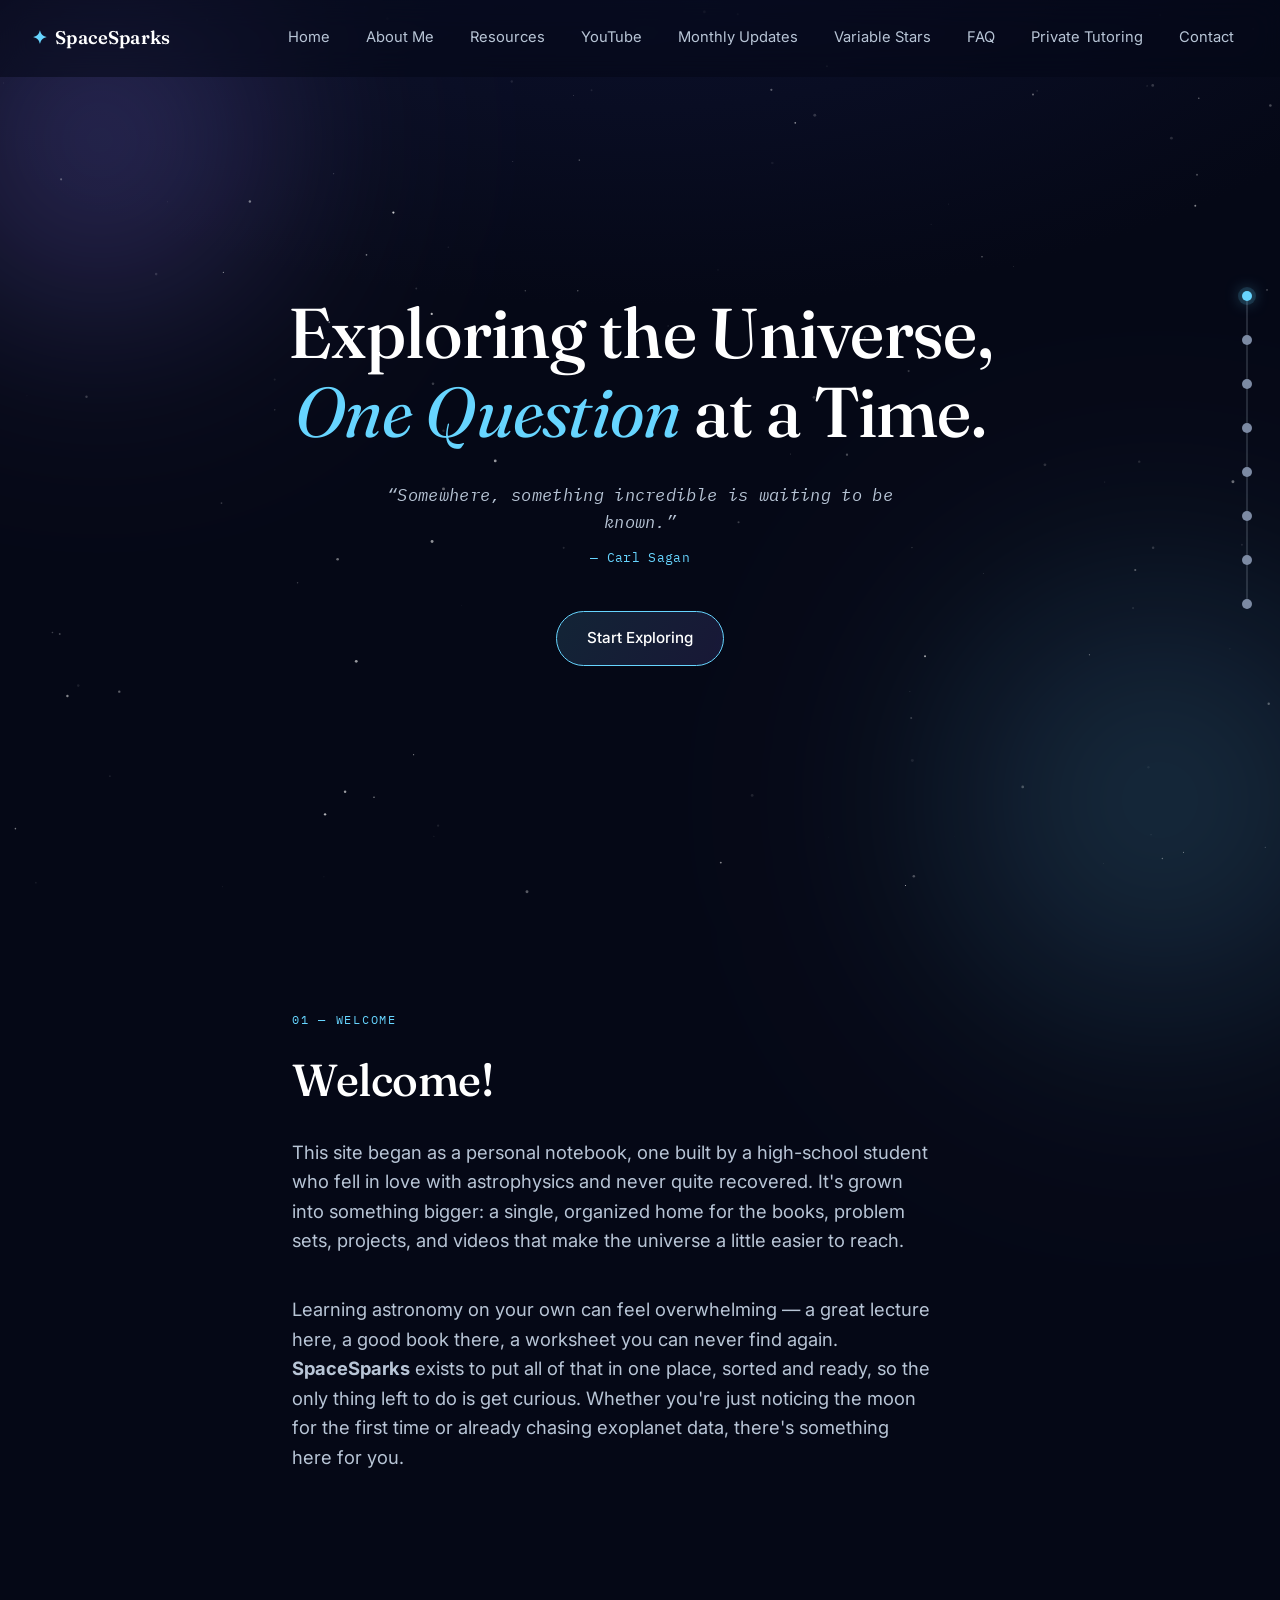
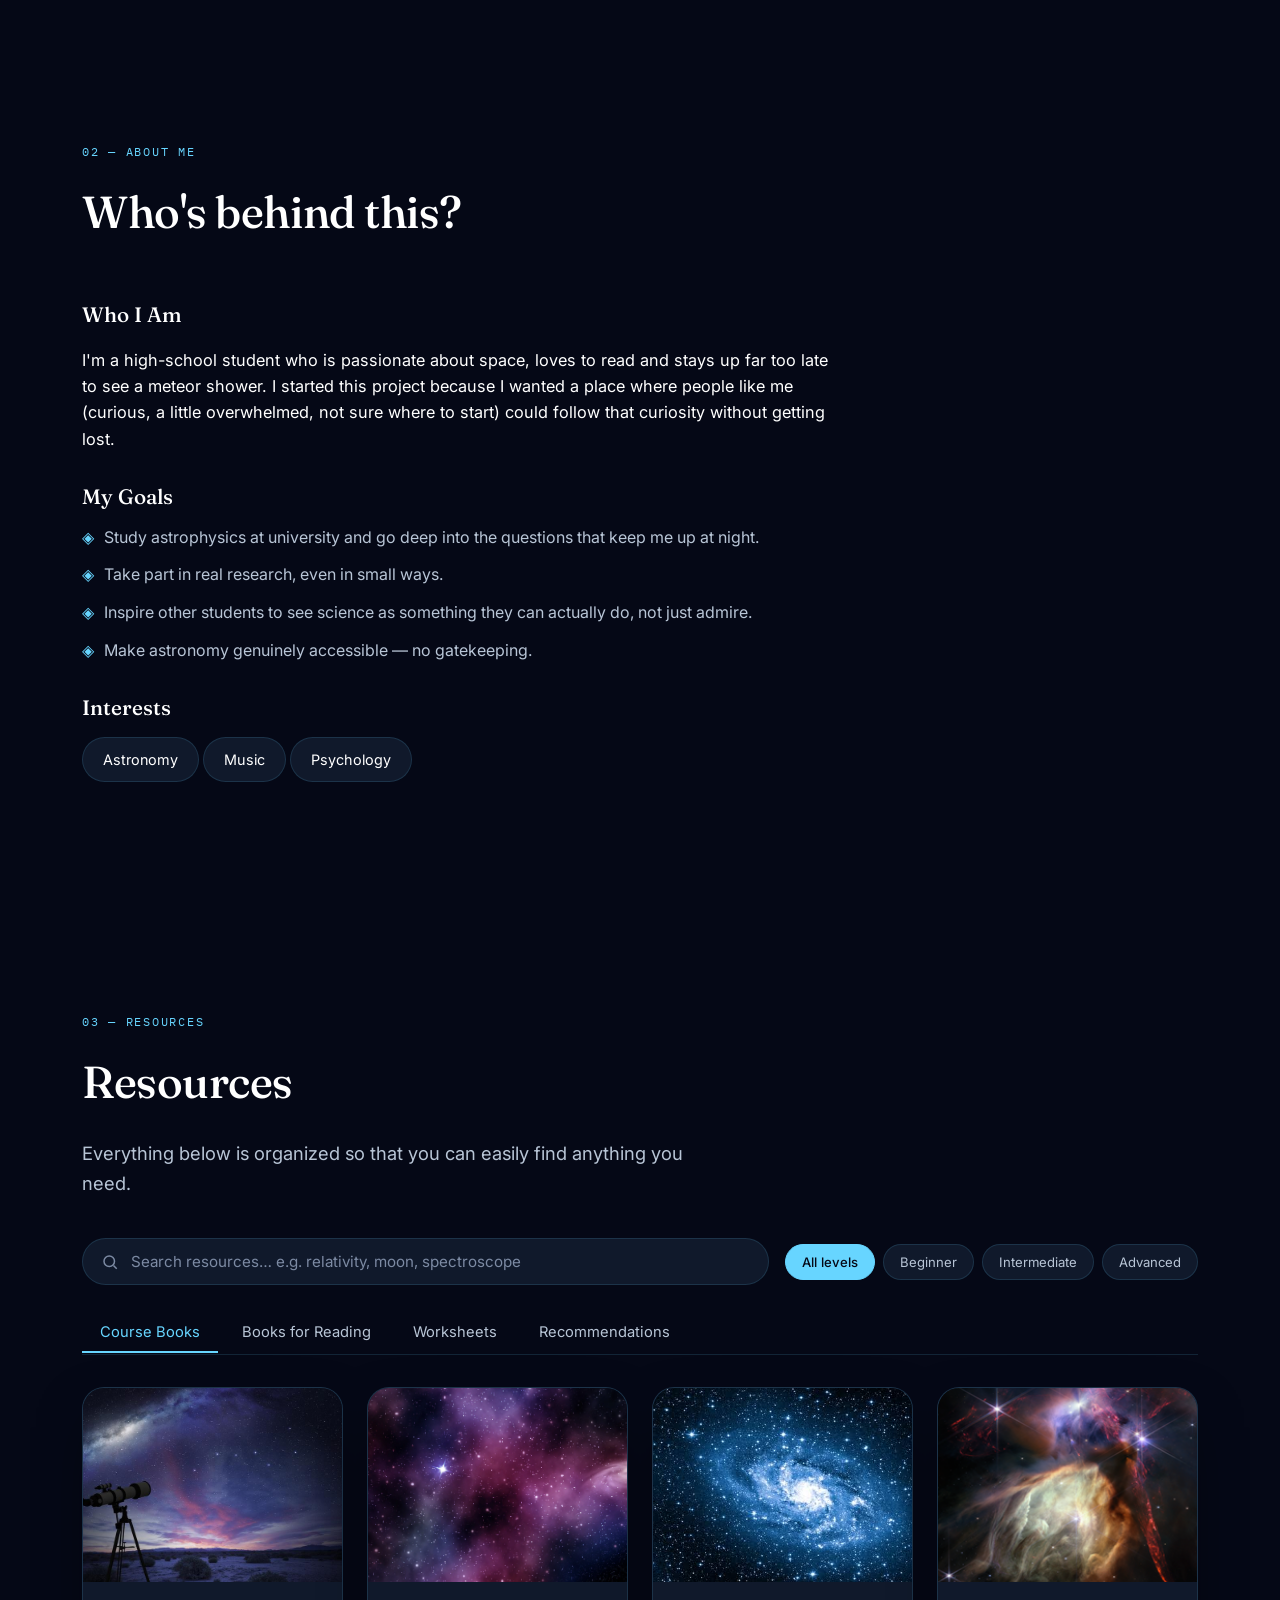
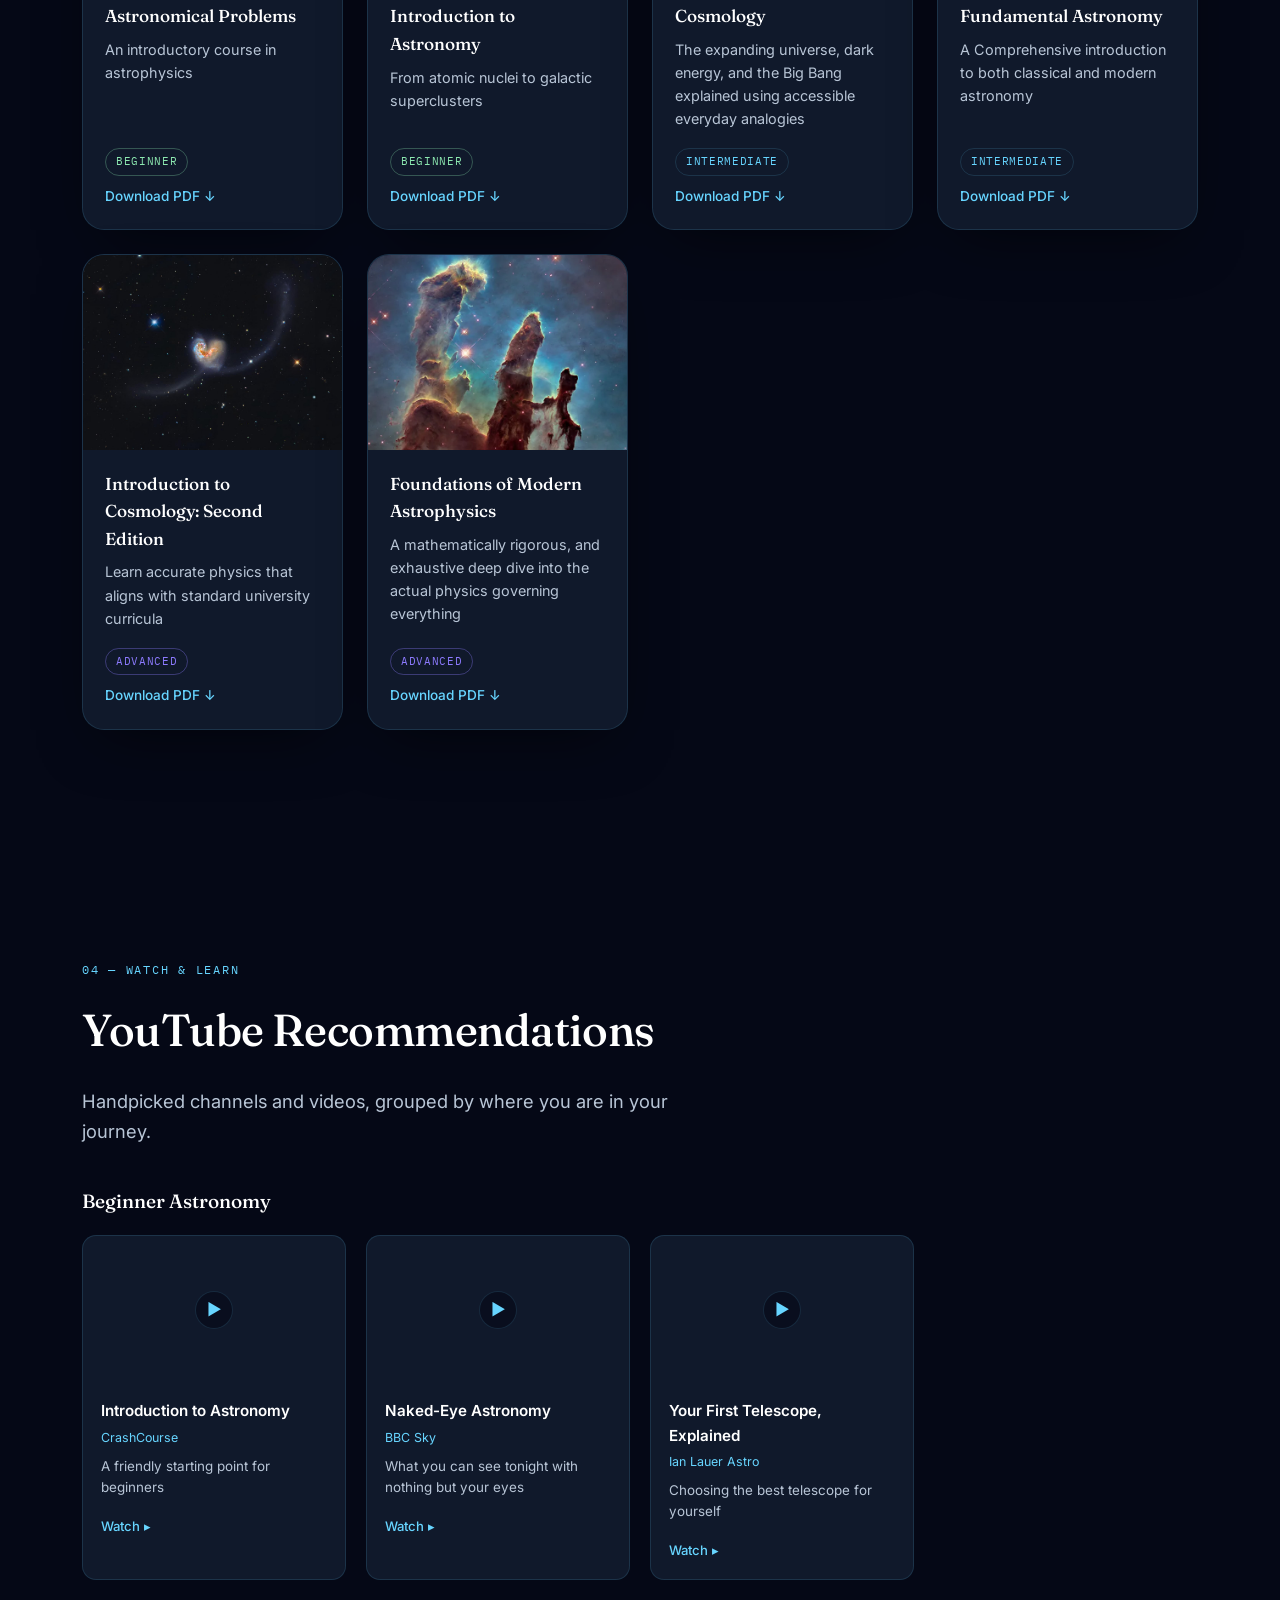
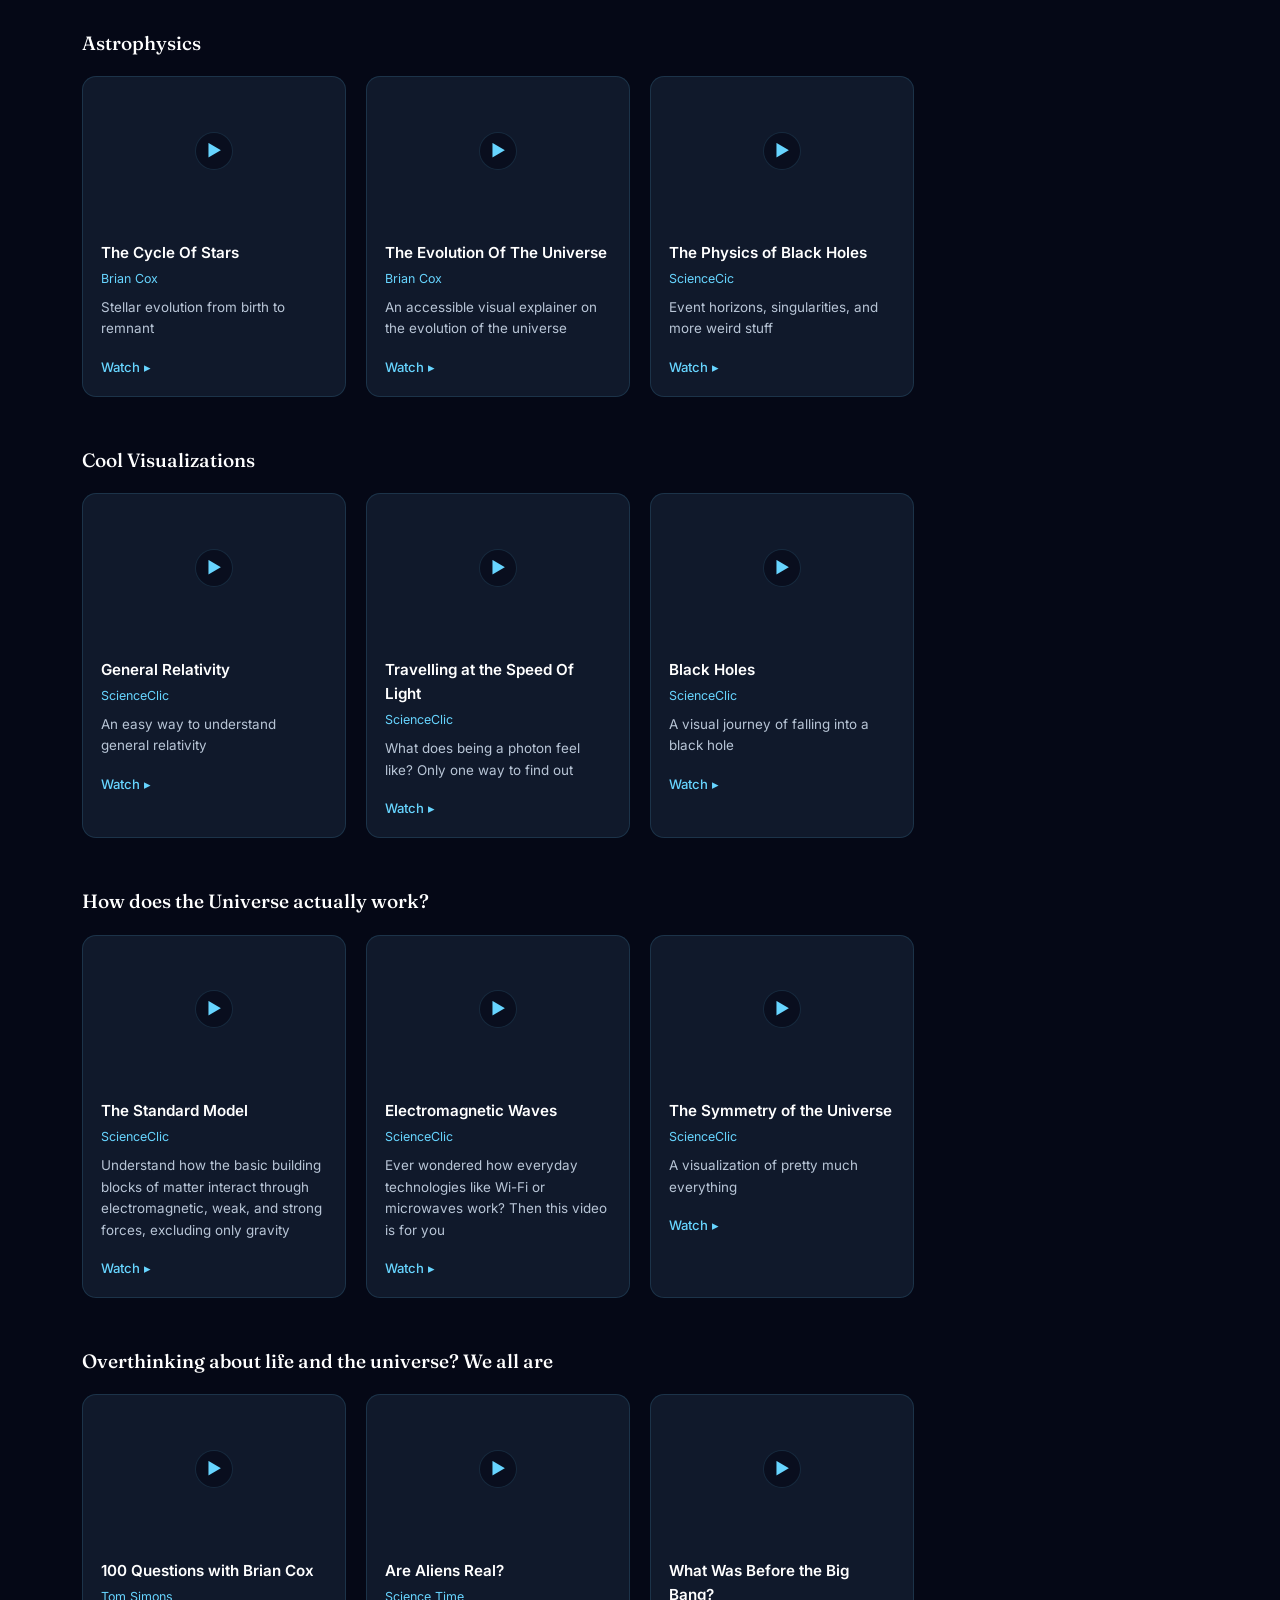
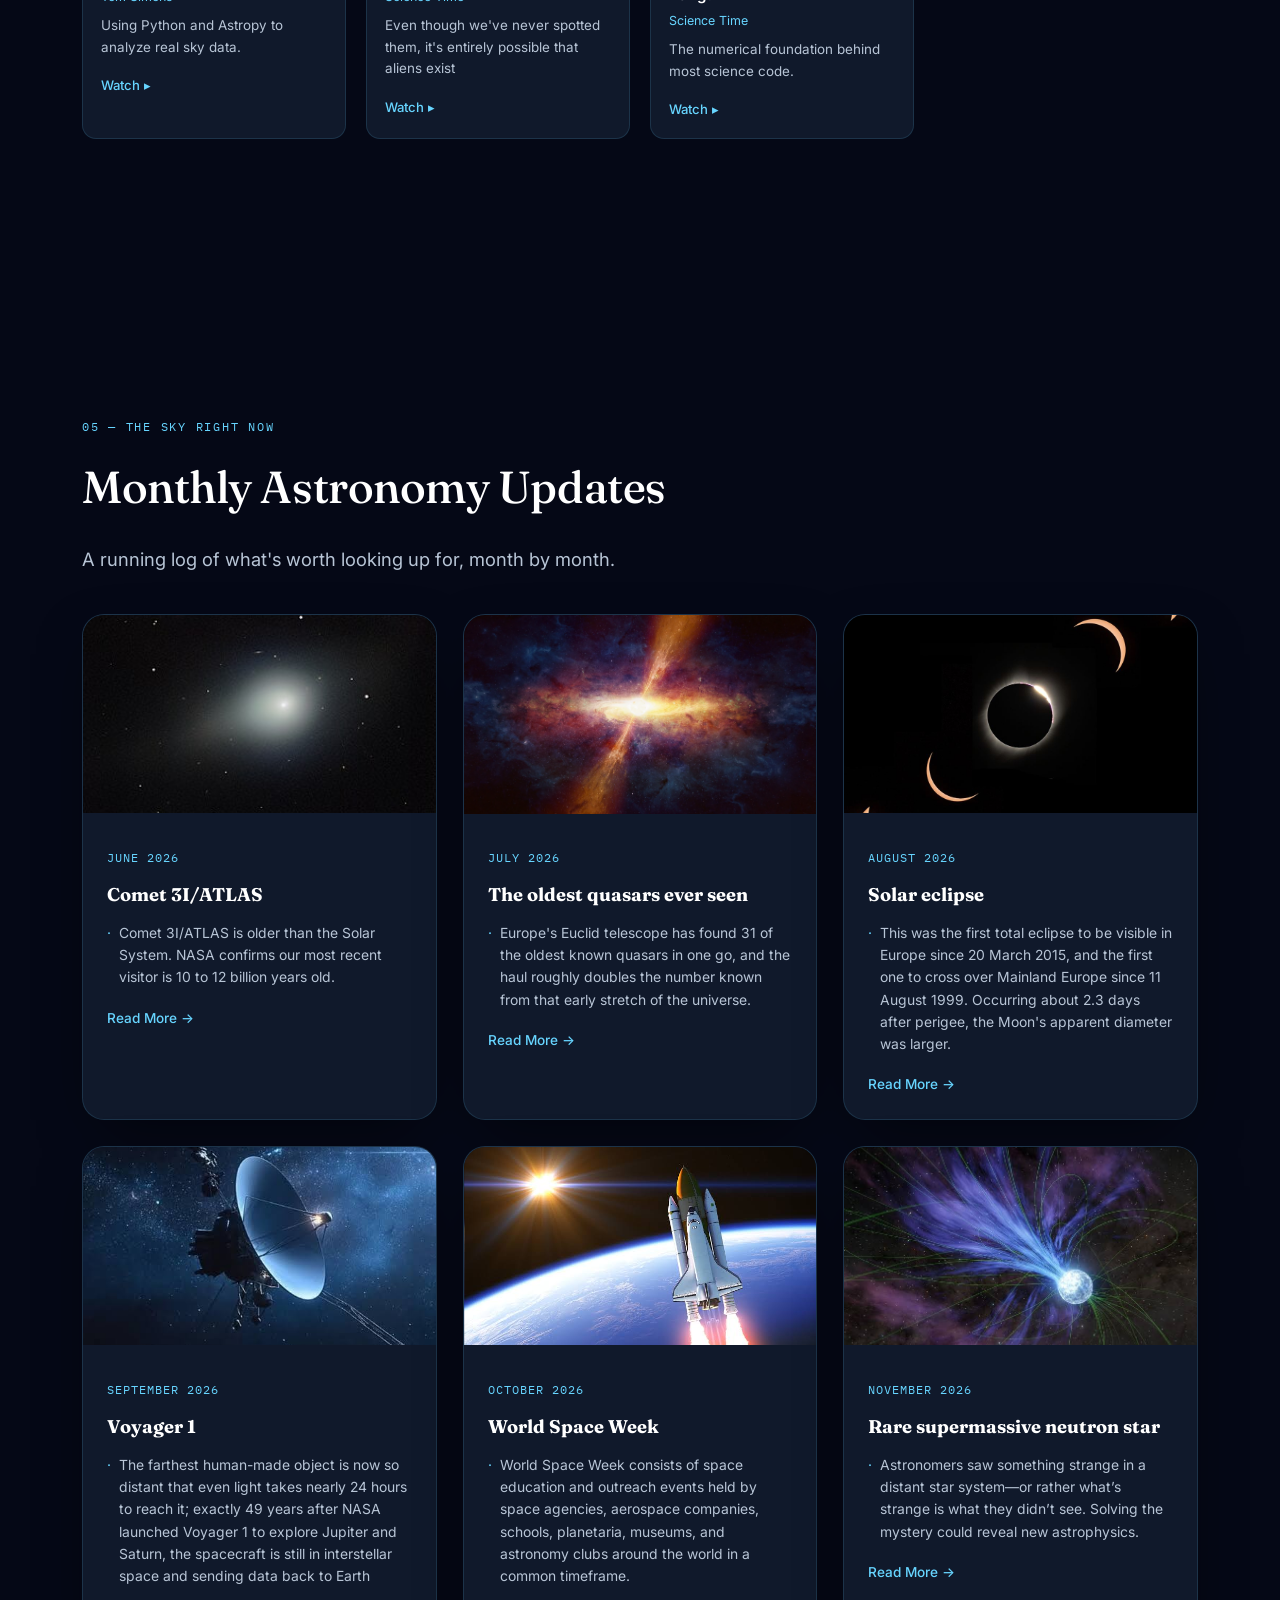
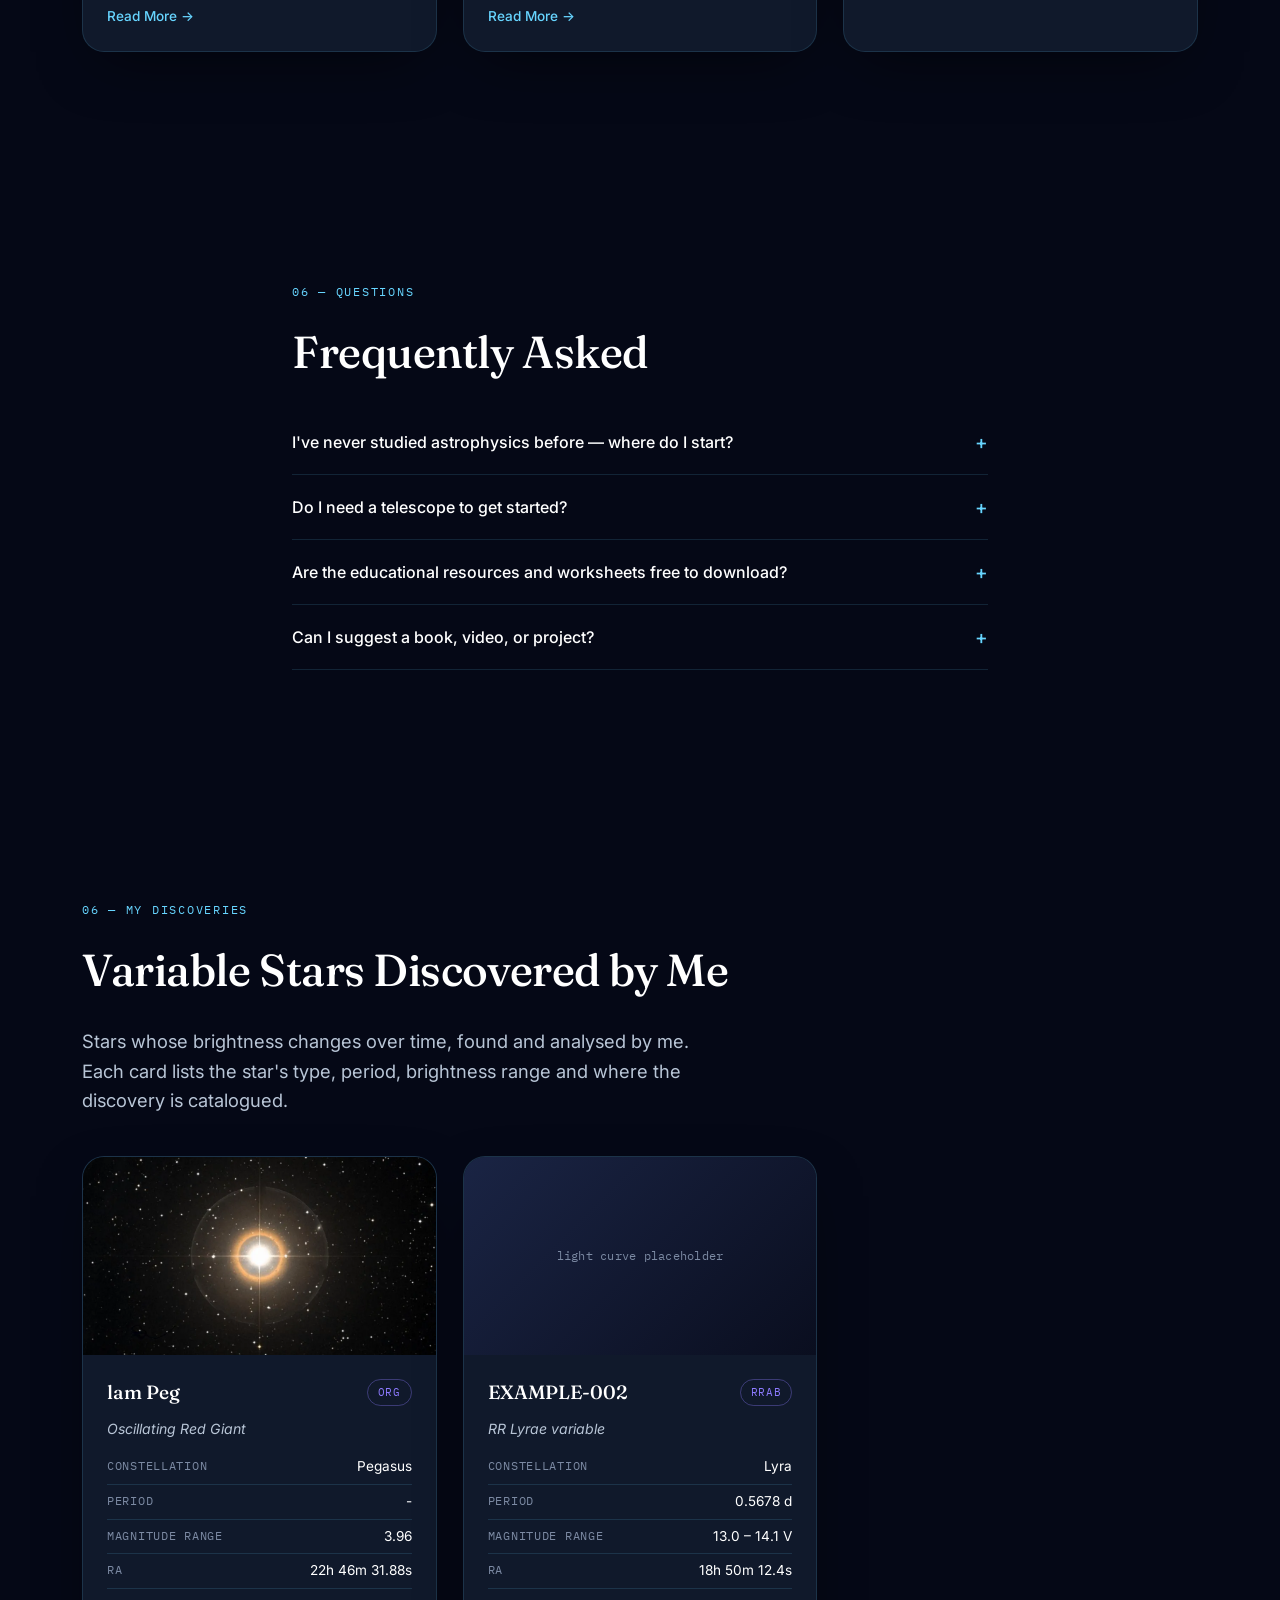
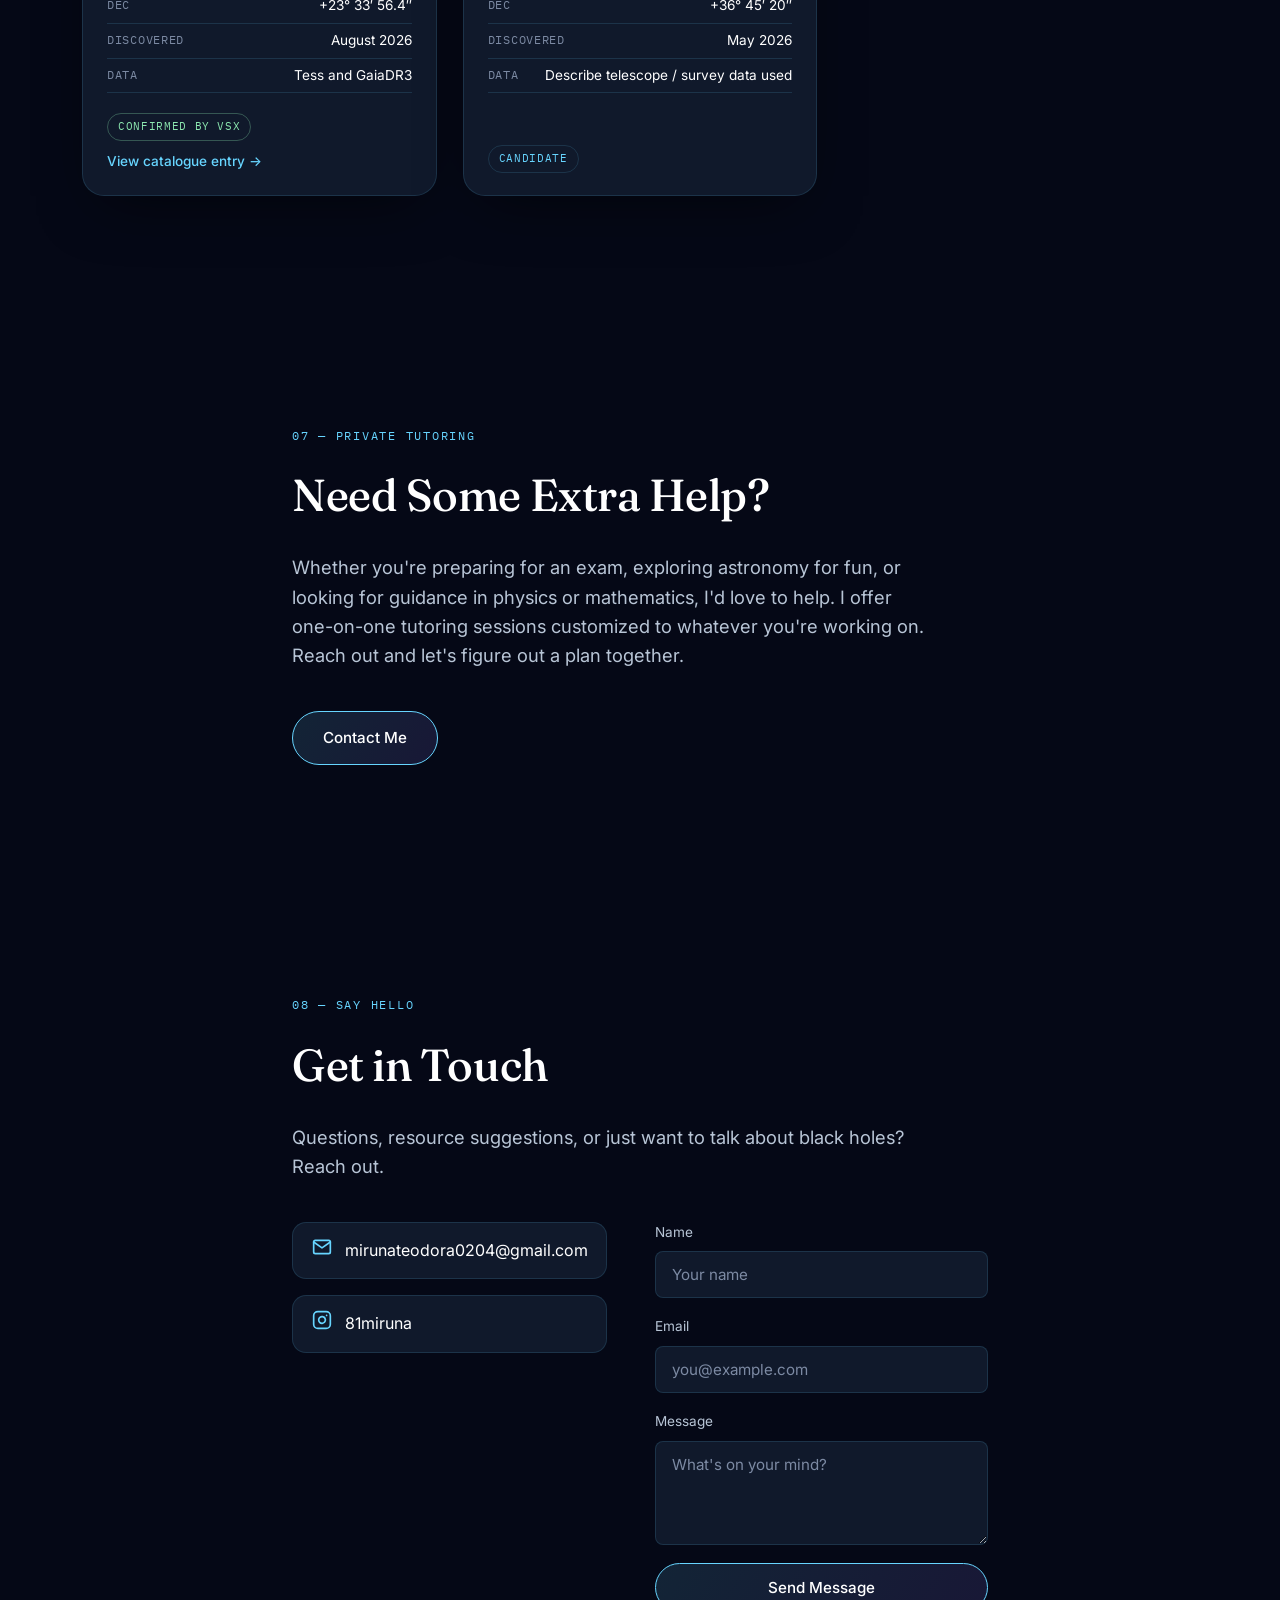
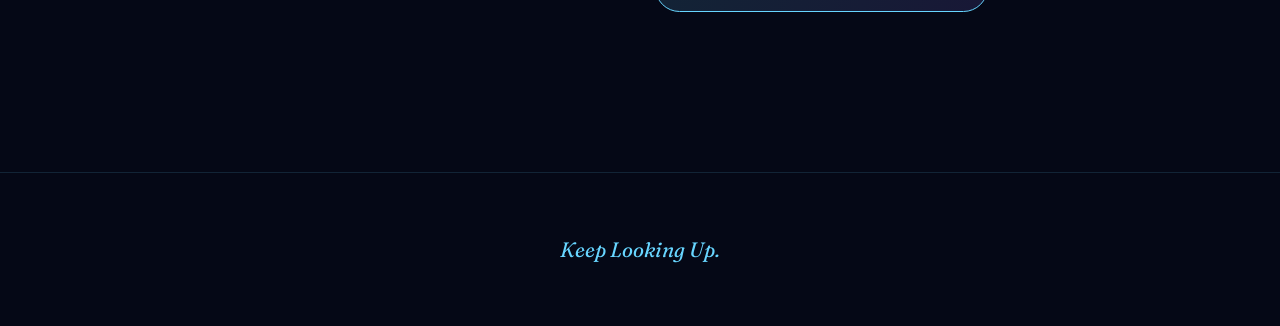
<file: index.html>
<!DOCTYPE html>
<html lang="en">
<head>
<meta charset="UTF-8">
<meta name="viewport" content="width=device-width, initial-scale=1.0">
<title>Exploring the Universe, One Question at a Time</title>
<meta name="description" content="A personal astronomy &amp; astrophysics learning hub — curated books, exercises, projects, videos and monthly sky updates for curious minds.">
<meta property="og:title" content="SpaceSparks — Exploring the Universe, One Question at a Time">
<meta property="og:description" content="A personal astronomy & astrophysics learning hub — handpicked books, worksheets, videos, and monthly sky updates for curious minds.">
<meta property="og:type" content="website">
<meta property="og:url" content="https://81miruna.github.io/Space/">
<meta property="og:image" content="https://81miruna.github.io/Space/og-image.jpg">
<meta name="twitter:card" content="summary_large_image">
<link rel="preconnect" href="https://fonts.googleapis.com">
<link rel="preconnect" href="https://fonts.gstatic.com" crossorigin>
<link href="https://fonts.googleapis.com/css2?family=Fraunces:ital,opsz,wght@0,9..144,300;0,9..144,500;0,9..144,600;1,9..144,400;1,9..144,500&family=Inter:wght@400;500;600&family=IBM+Plex+Mono:wght@400;500&display=swap" rel="stylesheet">

<link rel="stylesheet" href="styles.css">
</head>
<body>

<!-- ================= STARFIELD CANVAS ================= -->


<!-- ================= STARFIELD CANVAS ================= -->
<canvas id="starfield"></canvas>
<div class="nebula-glow nebula-1"></div>
<div class="nebula-glow nebula-2"></div>

<!-- ================= CONSTELLATION RAIL (signature element) ================= -->
<nav class="rail" aria-hidden="true">
  <svg class="rail-line" viewBox="0 0 2 100" preserveAspectRatio="none"><line x1="1" y1="0" x2="1" y2="100" /></svg>
  <button class="rail-dot" data-target="home" aria-label="Home"><span class="rail-label">Home</span></button>
  <button class="rail-dot" data-target="about" aria-label="About Me"><span class="rail-label">About Me</span></button>
  <button class="rail-dot" data-target="resources" aria-label="Resources"><span class="rail-label">Resources</span></button>
  <button class="rail-dot" data-target="youtube" aria-label="YouTube Recommendations"><span class="rail-label">YouTube</span></button>
  <button class="rail-dot" data-target="updates" aria-label="Monthly Astronomy Updates"><span class="rail-label">Monthly Updates</span></button>
  <button class="rail-dot" data-target="variable-stars" aria-label="Variable Stars Discovered by Me"><span class="rail-label">Variable Stars</span></button>
  <button class="rail-dot" data-target="tutoring" aria-label="Private Tutoring"><span class="rail-label">Tutoring</span></button>
  <button class="rail-dot" data-target="contact" aria-label="Contact"><span class="rail-label">Contact</span></button>
</nav>

<!-- ================= TOP NAVIGATION ================= -->
<header class="topnav" id="topnav">
  <a href="#home" class="brand">
    <span class="brand-mark">✦</span> SpaceSparks
  </a>
  <button class="nav-toggle" id="navToggle" aria-label="Open menu" aria-expanded="false">
    <span></span><span></span><span></span>
  </button>
  <ul class="nav-links" id="navLinks">
    <li><a href="#home" class="nav-link">Home</a></li>
    <li><a href="#about" class="nav-link">About Me</a></li>
    <li><a href="#resources" class="nav-link">Resources</a></li>
    <li><a href="#youtube" class="nav-link">YouTube</a></li>
    <li><a href="#updates" class="nav-link">Monthly Updates</a></li>
    <li><a href="#variable-stars" class="nav-link">Variable Stars</a></li>
    <li><a href="#faq" class="nav-link">FAQ</a></li>
    <li><a href="#tutoring" class="nav-link">Private Tutoring</a></li>
    <li><a href="#contact" class="nav-link">Contact</a></li>
   
  </ul>
</header>

<main>

<!-- ================= HOME / HERO ================= -->
<section id="home" class="hero">
  <div class="hero-inner">
    <h1 class="hero-title">Exploring the Universe,<br><em>One Question</em> at a Time.</h1>
    <blockquote id="heroQuote" class="hero-quote mono">
      <p class="quote-text"></p>
      <cite class="quote-author"></cite>
    </blockquote>
    <a href="#welcome" class="btn btn-primary" id="startExploring">Start Exploring</a>
  </div>
  
</section>

<!-- ================= WELCOME ================= -->
<section id="welcome" class="section welcome fade-section">
  <div class="container narrow">
    <p class="eyebrow mono">01 — welcome</p>
    <h2 class="section-title">Welcome!</h2>
    <p class="lead">
      This site began as a personal notebook, one built by a high-school student who fell in love
      with astrophysics and never quite recovered. It's grown into something bigger: a single, organized
      home for the books, problem sets, projects, and videos that make the universe a little easier to reach.
    </p>
   <p class="lead">
      Learning astronomy on your own can feel overwhelming — a great lecture here, a good book there, a worksheet
      you can never find again. <strong>SpaceSparks</strong> exists to put all of that in one place, sorted and
      ready, so the only thing left to do is get curious. Whether you're just noticing the moon for the first
      time or already chasing exoplanet data, there's something here for you.
    </p>
  </div>
</section>

<!-- ================= ABOUT ME ================= -->
<section id="about" class="section about fade-section">
  <div class="container">
    <p class="eyebrow mono">02 — about me</p>
    <h2 class="section-title">Who's behind this?</h2>

    <div class="about-grid">
      

      <div class="about-copy">
        <h3 class="sub-title">Who I Am</h3>
        <p class="body-text">
          I'm a high-school student who is passionate about space, loves to read and stays up far too late 
          to see a meteor shower. I started this project because I wanted a place where people like me 
          (curious, a little overwhelmed, not sure where to start) could follow that curiosity without getting lost.
        </p>

        <h3 class="sub-title">My Goals</h3>
        <ul class="goals-list">
          <li><span class="goal-icon">◈</span> Study astrophysics at university and go deep into the questions that keep me up at night.</li>
          <li><span class="goal-icon">◈</span> Take part in real research, even in small ways.</li>
          <li><span class="goal-icon">◈</span> Inspire other students to see science as something they can actually do, not just admire.</li>
          <li><span class="goal-icon">◈</span> Make astronomy genuinely accessible — no gatekeeping.</li>
        </ul>

        <h3 class="sub-title">Interests</h3>
        <div class="interest-cards">
          <a class="interest-card" href="https://astrobites.org/" target="_blank" rel="noopener"><span>Astronomy</span></a>
          <a class="interest-card" href="https://open.spotify.com/playlist/4v7LT1GHhqr9wpj6pRd0eS?si=41e9cadd6a004e98&pt=9d2623cac70a6fc5e50fc040d698d686" target="_blank" rel="noopener"><span>Music</span></a>
          <a class="interest-card" href="https://www.goodreads.com/shelf/show/psychology" target="_blank" rel="noopener"><span>Psychology</span></a>
        </div>
      </div>
    </div>
  </div>
</section>

<!-- ================= RESOURCES ================= -->
<section id="resources" class="section resources fade-section">
  <div class="container">
    <p class="eyebrow mono">03 — resources</p>
    <h2 class="section-title">Resources</h2>
    <p class="lead">Everything below is organized so that you can easily find anything you need.</p>

    <!-- search + filter -->
    <div class="resource-toolbar">
      <div class="search-wrap">
        <svg class="search-icon" viewBox="0 0 24 24" width="18" height="18" fill="none" stroke="currentColor" stroke-width="2"><circle cx="11" cy="11" r="7"/><line x1="21" y1="21" x2="16.65" y2="16.65"/></svg>
        <input type="text" id="resourceSearch" placeholder="Search resources… e.g. relativity, moon, spectroscope" aria-label="Search resources">
      </div>
      <div class="filter-wrap" role="group" aria-label="Filter by difficulty">
        <button class="filter-chip active" data-level="all">All levels</button>
        <button class="filter-chip" data-level="beginner">Beginner</button>
        <button class="filter-chip" data-level="intermediate">Intermediate</button>
        <button class="filter-chip" data-level="advanced">Advanced</button>
      </div>
    </div>

    <!-- Resource sub-nav -->
    <div class="resource-tabs" role="tablist">
      <button class="resource-tab active" data-tab="coursebooks" role="tab">Course Books</button>
      <button class="resource-tab" data-tab="reading" role="tab">Books for Reading</button>
      <button class="resource-tab" data-tab="exercises" role="tab">Worksheets</button>
      <button class="resource-tab" data-tab="recommendations" role="tab">Recommendations</button>
    </div>

    <!-- 1. Course Books -->
    <div class="resource-panel active" id="panel-coursebooks">
      <div class="card-grid" id="coursebooksGrid"></div>
    </div>

    <!-- 2. Books for Reading -->
    <div class="resource-panel" id="panel-reading">
      <div class="card-grid" id="readingGrid"></div>
    </div>

    <!-- 3. Exercises -->
    <div class="resource-panel" id="panel-exercises">
      <div class="accordion" id="exerciseAccordion"></div>
    </div>

    <!-- 4. Recommendations -->
<div class="resource-panel" id="panel-recommendations">
  <div class="card-grid" id="recommendationsGrid"></div>
</div>

    <p class="empty-state mono" id="resourceEmptyState" hidden>No resources match your search yet — try a different word.</p>
  </div>
</section>

<!-- ================= YOUTUBE ================= -->
<section id="youtube" class="section youtube fade-section">
  <div class="container">
    <p class="eyebrow mono">04 — watch &amp; learn</p>
    <h2 class="section-title">YouTube Recommendations</h2>
    <p class="lead">Handpicked channels and videos, grouped by where you are in your journey.</p>

    <div class="yt-categories" id="ytCategories"></div>
  </div>
</section>

<!-- ================= MONTHLY UPDATES ================= -->
<section id="updates" class="section updates fade-section">
  <div class="container">
    <p class="eyebrow mono">05 — the sky right now</p>
    <h2 class="section-title">Monthly Astronomy Updates</h2>
    <p class="lead">A running log of what's worth looking up for, month by month.</p>

    <div class="updates-grid" id="updatesGrid"></div>
  </div>
</section>

<!-- ================= FAQ ================= -->
<section id="faq" class="section faq fade-section">
  <div class="container narrow">
    <p class="eyebrow mono">06 — questions</p>
    <h2 class="section-title">Frequently Asked</h2>
    <div class="faq-list" id="faqList"></div>
  </div>
</section>

  <!-- ================= VARIABLE STARS ================= -->
<section id="variable-stars" class="section variable-stars fade-section">
  <div class="container">
    <p class="eyebrow mono">06 — my discoveries</p>
    <h2 class="section-title">Variable Stars Discovered by Me</h2>
    <p class="lead">
      Stars whose brightness changes over time, found and analysed by me. Each card lists
      the star's type, period, brightness range and where the discovery is catalogued.
    </p>

    <div class="vs-grid" id="variableStarsGrid"></div>
    <p class="empty-state mono" id="vsEmptyState" hidden>New discoveries coming soon — keep looking up.</p>
  </div>
</section>
   <!-- ================= PRIVATE TUTORING ================= -->
<section id="tutoring" class="section tutoring fade-section">
  <div class="container narrow">
    <p class="eyebrow mono">07 — private tutoring</p>
    <h2 class="section-title">Need Some Extra Help?</h2>
    <p class="lead">
      Whether you're preparing for an exam, exploring astronomy for fun, or looking for guidance in
      physics or mathematics, I'd love to help. I offer one-on-one tutoring sessions customized to
      whatever you're working on. Reach out and let's figure out a plan together.
    </p>
    <a href="#contact" class="btn btn-primary" id="tutoringContact" onclick="trackEvent('tutoring-contact-click')">Contact Me</a>
  </div>
</section>

<!-- ================= CONTACT ================= -->
<section id="contact" class="section contact fade-section">
  <div class="container narrow">
    <p class="eyebrow mono">08 — say hello</p>
    <h2 class="section-title">Get in Touch</h2>
    <p class="lead">Questions, resource suggestions, or just want to talk about black holes? Reach out.</p>

    <div class="contact-grid">
      <div class="contact-info">
  <a class="contact-item" href="mailto:mirunateodora0204@gmail.com">
    <span class="contact-icon">
      <svg viewBox="0 0 24 24" width="20" height="20" fill="none" stroke="currentColor" stroke-width="2" stroke-linecap="round" stroke-linejoin="round">
        <rect x="2" y="4" width="20" height="16" rx="2"/>
        <path d="m22 6-10 7L2 6"/>
      </svg>
    </span>
    mirunateodora0204@gmail.com
  </a>
  <a class="contact-item" href="https://instagram.com/81miruna" target="_blank" rel="noopener">
    <span class="contact-icon">
      <svg viewBox="0 0 24 24" width="20" height="20" fill="none" stroke="currentColor" stroke-width="2" stroke-linecap="round" stroke-linejoin="round">
        <rect x="2" y="2" width="20" height="20" rx="5"/>
        <path d="M16 11.37A4 4 0 1 1 12.63 8 4 4 0 0 1 16 11.37z"/>
        <line x1="17.5" y1="6.5" x2="17.51" y2="6.5"/>
      </svg>
    </span>
    81miruna
  </a>
</div>

      <form class="contact-form" id="contactForm">
        <label class="field">
          <span>Name</span>
          <input type="text" name="name" required placeholder="Your name">
        </label>
        <label class="field">
          <span>Email</span>
          <input type="email" name="email" required placeholder="you@example.com">
        </label>
        <label class="field">
          <span>Message</span>
          <textarea name="message" rows="4" required placeholder="What's on your mind?"></textarea>
        </label>
        <button type="submit" class="btn btn-primary full-width">Send Message</button>
        <p class="form-status mono" id="formStatus" role="status"></p>
      </form>
    </div>
  </div>
</section>

 

</main>

<footer class="site-footer">
  <p class="footer-tagline">Keep Looking Up.</p>
</footer>

<button class="back-to-top" id="backToTop" aria-label="Back to top">↑</button>

<script data-goatcounter="https://miruna.goatcounter.com/count" async src="//gc.zgo.at/count.js"></script>
<script src="script.js"></script>
</body>
</html>
</file>
<file: styles.css>
/* =========================================================
   ORBITNOTES — design tokens
   ========================================================= */
:root{
  --bg:            #050816;
  --bg-soft:       #070b1c;
  --card:          #10192b;
  --card-hover:    #142238;
  --border:        rgba(103,213,255,0.14);
  --accent:        #67d5ff;
  --accent-2:      #8d7bff;
  --text:          #ffffff;
  --muted:         #b8c5d6;
  --muted-2:       #7c8aa3;

  --font-display: "Fraunces", ui-serif, Georgia, serif;
  --font-body:    "Inter", ui-sans-serif, system-ui, sans-serif;
  --font-mono:    "IBM Plex Mono", ui-monospace, monospace;

  --radius-lg: 22px;
  --radius-md: 14px;
  --radius-sm: 8px;

  --shadow-soft: 0 20px 60px -20px rgba(0,0,0,0.6);
  --ease: cubic-bezier(.16,.8,.3,1);
}

*,*::before,*::after{ box-sizing:border-box; }
html{ scroll-behavior:smooth; }
@media (prefers-reduced-motion: reduce){
  html{ scroll-behavior:auto; }
  *{ animation-duration:0.001ms !important; animation-iteration-count:1 !important; transition-duration:0.001ms !important; }
}

body{
  margin:0;
  background:var(--bg);
  color:var(--text);
  font-family:var(--font-body);
  line-height:1.6;
  -webkit-font-smoothing:antialiased;
  overflow-x:hidden;
}

img{ max-width:100%; display:block; }
a{ color:inherit; text-decoration:none; }
button{ font-family:inherit; cursor:pointer; }
.mono{ font-family:var(--font-mono); letter-spacing:0.02em; }

::selection{ background:var(--accent-2); color:#050816; }

/* focus visibility */
a:focus-visible, button:focus-visible, input:focus-visible, textarea:focus-visible{
  outline:2px solid var(--accent);
  outline-offset:3px;
  border-radius:4px;
}

/* =========================================================
   Background: starfield + nebula glows
   ========================================================= */
#starfield{
  position:fixed; inset:0; width:100%; height:100%;
  z-index:0; pointer-events:none;
  background:
    radial-gradient(ellipse 120% 80% at 50% -10%, #0d1230 0%, var(--bg) 55%);
}

.nebula-glow{
  position:fixed; z-index:0; pointer-events:none; border-radius:50%;
  filter:blur(90px); opacity:0.35; mix-blend-mode:screen;
}
.nebula-1{
  width:520px; height:520px; top:-120px; left:-160px;
  background:radial-gradient(circle, var(--accent-2), transparent 70%);
}
.nebula-2{
  width:640px; height:640px; bottom:-220px; right:-200px;
  background:radial-gradient(circle, var(--accent), transparent 70%);
  opacity:0.22;
}

/* =========================================================
   Constellation rail (signature scroll element)
   ========================================================= */
.rail{
  position:fixed; right:28px; top:50%; transform:translateY(-50%);
  z-index:40; display:flex; flex-direction:column; align-items:center; gap:34px;
}
.rail-line{
  position:absolute; left:50%; top:0; transform:translateX(-50%);
  width:2px; height:100%; z-index:0;
}
.rail-line line{ stroke:rgba(184,197,214,0.18); stroke-width:2; }
.rail-dot{
  position:relative; z-index:1;
  width:10px; height:10px; border-radius:50%;
  background:var(--muted-2); border:2px solid transparent;
  padding:0; transition:background .3s var(--ease), box-shadow .3s var(--ease), transform .3s var(--ease);
}
.rail-dot:hover{ transform:scale(1.3); }
.rail-dot.active{
  background:var(--accent);
  box-shadow:0 0 0 4px rgba(103,213,255,0.15), 0 0 16px rgba(103,213,255,0.7);
}
.rail-label{
  position:absolute; right:22px; top:50%; transform:translateY(-50%);
  font-family:var(--font-mono); font-size:0.7rem; color:var(--muted);
  white-space:nowrap; background:var(--card); padding:4px 10px; border-radius:6px;
  border:1px solid var(--border);
  opacity:0; pointer-events:none; transition:opacity .25s var(--ease);
}
.rail-dot:hover .rail-label{ opacity:1; }
@media (max-width:1000px){ .rail{ display:none; } }

/* =========================================================
   Top navigation
   ========================================================= */
.topnav{
  position:fixed; top:0; left:0; right:0; z-index:50;
  display:flex; align-items:center; justify-content:space-between;
  padding:18px 32px;
  background:rgba(5,8,22,0.55);
  backdrop-filter:blur(14px);
  border-bottom:1px solid transparent;
  transition:background .3s var(--ease), border-color .3s var(--ease), padding .3s var(--ease);
}
.topnav.scrolled{
  padding:12px 32px;
  background:rgba(5,8,22,0.85);
  border-bottom-color:var(--border);
}
.brand{
  font-family:var(--font-display); font-size:1.15rem; font-weight:600;
  display:flex; align-items:center; gap:8px; letter-spacing:0.01em;
}
.brand-mark{ color:var(--accent); }

.nav-links{ list-style:none; display:flex; gap:8px; margin:0; padding:0; }
.nav-link{
  display:inline-block; padding:8px 14px; border-radius:20px;
  font-size:0.92rem; color:var(--muted); position:relative;
  transition:color .25s var(--ease), background .25s var(--ease);
}
.nav-link:hover{ color:var(--text); background:rgba(103,213,255,0.08); }

.nav-toggle{
  display:none; flex-direction:column; gap:5px; background:none; border:none; padding:8px;
}
.nav-toggle{
  display:none; flex-direction:column; gap:5px; background:none; border:none; padding:8px;
  position:relative;
  z-index:60;
}
.nav-toggle[aria-expanded="true"] span:nth-child(1){
  transform: translateY(7px) rotate(45deg);
}
.nav-toggle[aria-expanded="true"] span:nth-child(2){
  opacity:0;
}
.nav-toggle[aria-expanded="true"] span:nth-child(3){
  transform: translateY(-7px) rotate(-45deg);
}
.nav-toggle span{
  transition: transform .3s var(--ease), opacity .3s var(--ease);
}
.nav-toggle span{ width:24px; height:2px; background:var(--text); border-radius:2px; transition:transform .3s var(--ease), opacity .3s var(--ease); }

@media (max-width:860px){
  .nav-toggle{ display:flex; }
  .nav-links{
    position:fixed; top:0; right:-100%; height:100vh; width:min(320px,80vw);
    flex-direction:column; padding:100px 32px; gap:6px;
    background:var(--bg-soft); border-left:1px solid var(--border);
    transition:right .4s var(--ease);
  }
  .nav-links.open{ right:0; }
  .nav-link{ font-size:1.1rem; padding:12px 14px; }
}
@media (max-width:860px){
  .nav-toggle{ display:flex; }
  .nav-links{
    position:fixed; top:0; right:-100%; height:100vh; width:min(340px,85vw);
    flex-direction:column; padding:100px 32px; gap:6px;
    background:var(--bg-soft); border-left:1px solid var(--border);
    transition:right .4s var(--ease);
    overflow-y:auto;
  }
  .nav-links.open{ right:0; }
  .nav-link{
    font-size:1.1rem; padding:14px; line-height:1.3;
    display:block;
  }
  .nav-links li{
    margin-bottom:4px;
  }
}

/* =========================================================
   Layout helpers
   ========================================================= */
.container{ max-width:1180px; margin:0 auto; padding:0 32px; position:relative; z-index:1; }
.container.narrow{ max-width:760px; }
.section{ padding:130px 0 100px; position:relative; z-index:1; }
.eyebrow{ color:var(--accent); font-size:0.78rem; text-transform:uppercase; letter-spacing:0.14em; margin:0 0 14px; }
.section-title{
  font-family:var(--font-display); font-weight:500; font-size:clamp(2rem,4vw,2.8rem);
  margin:0 0 22px; letter-spacing:-0.01em;
}
.sub-title{ font-family:var(--font-display); font-size:1.3rem; font-weight:500; margin:28px 0 12px; color:var(--text); }
.lead{ font-size:1.15rem; color:var(--muted); max-width:640px; margin:0 0 40px; }
.body-text{ color:var(--text); font-size:1.02rem; }
.body-text.muted{ color:var(--muted); }

/* fade-in-on-scroll */
.fade-section{ opacity:0; transform:translateY(28px); transition:opacity .8s var(--ease), transform .8s var(--ease); }
.fade-section.in-view{ opacity:1; transform:translateY(0); }

/* =========================================================
   Buttons
   ========================================================= */
.btn{
  display:inline-flex; align-items:center; justify-content:center; gap:8px;
  padding:14px 30px; border-radius:100px; border:1px solid var(--accent);
  font-weight:500; font-size:0.95rem; color:var(--text);
  background:transparent; transition:all .3s var(--ease);
}
.btn-primary{
  background:linear-gradient(120deg, rgba(103,213,255,0.14), rgba(141,123,255,0.14));
}
.btn-primary:hover{
  box-shadow:0 0 0 1px var(--accent), 0 0 30px rgba(103,213,255,0.35);
  transform:translateY(-2px);
}
.btn.full-width{ width:100%; }

/* =========================================================
   Hero
   ========================================================= */
.hero{
  min-height:100vh; display:flex; align-items:center; justify-content:center;
  position:relative; z-index:1; padding:120px 32px 60px; text-align:center;
}
.hero-inner{ max-width:820px; }
.hero-title{
  font-family:var(--font-display); font-weight:500; font-size:clamp(2.4rem,6vw,4.4rem);
  line-height:1.12; margin:0 0 30px; letter-spacing:-0.01em;
}
.hero-title em{ font-style:italic; color:var(--accent); font-weight:400; }
.hero-quote{ margin:0 auto 42px; max-width:560px; border:none; padding:0; }
.quote-text{ font-size:1.05rem; color:var(--muted); font-style:italic; margin:0 0 8px; }
.quote-text::before{ content:"“"; } .quote-text::after{ content:"”"; }
.quote-author{ font-size:0.8rem; color:var(--accent); font-style:normal; }
.quote-author::before{ content:"— "; }

.scroll-cue{
  position:absolute; bottom:36px; left:50%; transform:translateX(-50%);
  width:22px; height:36px; border:2px solid var(--muted-2); border-radius:20px;
}
.scroll-cue span{
  position:absolute; top:6px; left:50%; transform:translateX(-50%);
  width:4px; height:8px; border-radius:2px; background:var(--accent);
  animation:scrollcue 1.8s infinite var(--ease);
}
@keyframes scrollcue{ 0%{opacity:1; top:6px;} 70%{opacity:0; top:18px;} 100%{opacity:0; top:6px;} }

/* =========================================================
   Cards (generic)
   ========================================================= */
.card-grid{ display:grid; grid-template-columns:repeat(auto-fill,minmax(260px,1fr)); gap:24px; }
.book-category{ margin-bottom:40px; }
.book-category:last-child{ margin-bottom:0; }
.book-category-title{
  font-family:var(--font-display); font-size:1.15rem; font-weight:500;
  margin:0 0 18px; color:var(--text);
}
.card{
  background:var(--card); border:1px solid var(--border); border-radius:var(--radius-lg);
  overflow:hidden; box-shadow:var(--shadow-soft);
  transition:transform .35s var(--ease), box-shadow .35s var(--ease), border-color .35s var(--ease);
  display:flex; flex-direction:column;
}
.card:hover{
  transform:translateY(-6px);
  border-color:rgba(103,213,255,0.4);
  box-shadow:0 24px 60px -18px rgba(103,213,255,0.25);
}
.card-media{
  aspect-ratio:4/3; background:linear-gradient(135deg,#141d36,#0c1226);
  display:flex; align-items:center; justify-content:center; color:var(--muted-2);
  font-size:0.75rem; position:relative;
}
.card-body{ padding:20px 22px 22px; display:flex; flex-direction:column; gap:8px; flex:1; }
.card-title{ font-family:var(--font-display); font-size:1.08rem; font-weight:500; margin:0; }
.card-desc{ color:var(--muted); font-size:0.9rem; margin:0; flex:1; }
.card, .recommendation-card{
  opacity:0;
  transform:translateY(20px);
  transition:opacity .5s var(--ease), transform .5s var(--ease);
}
.card.in-view, .recommendation-card.in-view{
  opacity:1;
  transform:translateY(0);
}
.card-meta{
  display:flex;
  flex-direction:column;
  align-items:flex-start;
  gap:10px;
  margin-top:auto;
  padding-top:10px;
}
.recommendation-card{
  background:var(--card); border:1px solid var(--border); border-radius:var(--radius-lg);
  padding:28px 26px; box-shadow:var(--shadow-soft);
  display:flex; flex-direction:column; gap:14px;
  transition:transform .35s var(--ease), box-shadow .35s var(--ease), border-color .35s var(--ease);
}
.recommendation-card:hover{
  transform:translateY(-6px);
  border-color:rgba(103,213,255,0.4);
  box-shadow:0 24px 60px -18px rgba(103,213,255,0.25);
}
.recommendation-card .card-title{ margin:0; }
.recommendation-card .card-desc{ margin:0; }
.recommendation-card .btn{ align-self:flex-start; margin-top:4px; }
.card-link{
  white-space:nowrap;
}
.tag{
  white-space:nowrap;
}
.tag{
  font-family:var(--font-mono); font-size:0.68rem; padding:4px 10px; border-radius:100px;
  border:1px solid var(--border); color:var(--accent); text-transform:uppercase; letter-spacing:0.06em;
}
.tag.beginner{ color:#8ce8b0; border-color:rgba(140,232,176,0.3); }
.tag.intermediate{ color:var(--accent); }
.tag.advanced{ color:var(--accent-2); border-color:rgba(141,123,255,0.35); }
.tag.genre{
  color: var(--accent-2);
  border-color: rgba(141,123,255,0.35);
}
.card-link{
  font-size:0.85rem; color:var(--accent); font-weight:500; display:inline-flex; align-items:center; gap:4px;
}
.card-link:hover{ text-decoration:underline; }

/* project-specific meta rows */
.project-meta{ display:flex; flex-wrap:wrap; gap:8px 14px; font-size:0.78rem; color:var(--muted-2); margin:4px 0 0; font-family:var(--font-mono); }

/* =========================================================
   Welcome
   ========================================================= */
.welcome{ padding-top:110px; }

/* =========================================================
   About
   ========================================================= */
.about-grid{
  display:grid; grid-template-columns:1fr; max-width:760px;
}
.photo-placeholder{
  aspect-ratio:1; border-radius:var(--radius-lg); background:var(--card);
  border:1px dashed rgba(103,213,255,0.35);
  display:flex; align-items:center; justify-content:center; color:var(--muted-2);
}
.goals-list{ list-style:none; margin:0; padding:0; display:flex; flex-direction:column; gap:12px; }
.goals-list li{ display:flex; gap:10px; color:var(--muted); }
.goal-icon{ color:var(--accent); flex-shrink:0; }
.interest-card{
  background:var(--card); border:1px solid var(--border); border-radius:100px;
  padding:10px 20px; font-size:0.9rem; display:inline-block; cursor:pointer;
  transition:transform .3s var(--ease), border-color .3s var(--ease), box-shadow .3s var(--ease), color .3s var(--ease);
}
.interest-card:hover{
  transform:translateY(-3px);
  border-color:var(--accent);
  box-shadow:0 8px 24px -8px rgba(103,213,255,0.4);
  color:var(--accent);
}
@media (max-width:760px){
  .about-grid{ grid-template-columns:1fr; }
  .photo-placeholder{ max-width:220px; }
  .about-photo-img{
  width:100%;
  aspect-ratio:1;
  object-fit:cover;
  border-radius:var(--radius-lg);
  border:1px solid var(--border);
}
}

/* =========================================================
   Resources toolbar / tabs
   ========================================================= */
#readingGrid{
  display:block;
}
.resource-toolbar{ display:flex; flex-wrap:wrap; gap:16px; margin-bottom:28px; align-items:center; justify-content:space-between; }
.search-wrap{
  display:flex; align-items:center; gap:10px; background:var(--card); border:1px solid var(--border);
  border-radius:100px; padding:12px 18px; flex:1; min-width:240px;
}
.search-icon{ color:var(--muted-2); flex-shrink:0; }
.search-wrap input{
  background:none; border:none; color:var(--text); font-family:var(--font-body); font-size:0.95rem;
  width:100%; outline:none;
}
.search-wrap input::placeholder{ color:var(--muted-2); }

.filter-wrap{ display:flex; gap:8px; flex-wrap:wrap; }
.filter-chip{
  background:var(--card); border:1px solid var(--border); color:var(--muted);
  padding:9px 16px; border-radius:100px; font-size:0.82rem; transition:all .25s var(--ease);
}
.filter-chip:hover{ color:var(--text); }
.filter-chip.active{ color:#050816; background:var(--accent); border-color:var(--accent); font-weight:500; }

.resource-tabs{ display:flex; gap:6px; flex-wrap:wrap; margin-bottom:32px; border-bottom:1px solid var(--border); padding-bottom:2px; }
.resource-tab{
  background:none; border:none; color:var(--muted); padding:10px 18px; font-size:0.92rem;
  border-bottom:2px solid transparent; margin-bottom:-1px; transition:color .25s var(--ease), border-color .25s var(--ease);
}
.resource-tab:hover{ color:var(--text); }
.resource-tab.active{ color:var(--accent); border-color:var(--accent); }
.resource-panel{ display:none; }
.resource-panel.active{ display:block; animation:panelIn .4s var(--ease); }
@keyframes panelIn{ from{opacity:0; transform:translateY(8px);} to{opacity:1; transform:translateY(0);} }

.empty-state{ text-align:center; color:var(--muted-2); padding:40px 0; }

/* Exercises accordion */
.accordion{ display:flex; flex-direction:column; gap:12px; }
.accordion-item{ background:var(--card); border:1px solid var(--border); border-radius:var(--radius-md); overflow:hidden; }
.accordion-header{
  width:100%; display:flex; align-items:center; justify-content:space-between;
  padding:18px 22px; background:none; border:none; color:var(--text); font-size:1rem; font-family:var(--font-display); font-weight:500;
}
.accordion-header .chevron{ transition:transform .3s var(--ease); color:var(--accent); }
.accordion-item.open .chevron{ transform:rotate(180deg); }
.accordion-panel{ max-height:0; overflow:hidden; transition:max-height .35s var(--ease); }
.accordion-item.open .accordion-panel{ max-height:600px; }
.worksheet-list{ list-style:none; margin:0; padding:0 22px 20px; display:flex; flex-direction:column; gap:10px; }
.worksheet-list li{
  display:flex; align-items:center; justify-content:space-between; gap:12px;
  padding:10px 14px; background:rgba(103,213,255,0.05); border-radius:var(--radius-sm); font-size:0.9rem; color:var(--muted);
}
.worksheet-list a{ color:var(--accent); font-size:0.82rem; font-weight:500; flex-shrink:0; }
.worksheet-list a:hover{ text-decoration:underline; }

/* =========================================================
   YouTube
   ========================================================= */
.yt-category{ margin-bottom:48px; }
.yt-category h3{ font-family:var(--font-display); font-size:1.2rem; font-weight:500; margin:0 0 18px; }
.yt-grid{ display:grid; grid-template-columns:repeat(auto-fill,minmax(240px,1fr)); gap:20px; }
.yt-card{ background:var(--card); border:1px solid var(--border); border-radius:var(--radius-md); overflow:hidden; transition:transform .3s var(--ease), border-color .3s var(--ease); }
.yt-card:hover{ transform:translateY(-4px); border-color:rgba(103,213,255,0.4); }
.yt-thumb{
  aspect-ratio:16/9; background:linear-gradient(135deg,#141d36,#0c1226); position:relative;
  display:flex; align-items:center; justify-content:center; color:var(--muted-2); font-size:0.72rem;
}
.yt-thumb::after{
  content:"▶"; position:absolute; color:var(--accent); font-size:1rem;
  width:38px; height:38px; border-radius:50%; background:rgba(5,8,22,0.6);
  display:flex; align-items:center; justify-content:center; border:1px solid var(--border);
}
.yt-body{ padding:16px 18px; }
.yt-title{ font-size:0.95rem; font-weight:600; margin:0 0 4px; }
.yt-creator{ font-size:0.78rem; color:var(--accent); margin:0 0 8px; }
.yt-desc{ font-size:0.84rem; color:var(--muted); margin:0 0 14px; }
.yt-watch{ font-size:0.82rem; color:var(--accent); font-weight:500; }
.yt-watch:hover{ text-decoration:underline; }

/* =========================================================
   Monthly updates
   ========================================================= */
.updates-grid{ display:grid; grid-template-columns:repeat(auto-fill,minmax(300px,1fr)); gap:26px; }
.update-card{ background:var(--card); border:1px solid var(--border); border-radius:var(--radius-lg); overflow:hidden; box-shadow:var(--shadow-soft); transition:transform .3s var(--ease); }
.update-card:hover{ transform:translateY(-5px); }
.update-media{
  aspect-ratio:16/9; background:linear-gradient(135deg,#1a2444,#0a0e1f);
  display:flex; align-items:center; justify-content:center; color:var(--muted-2); font-size:0.75rem;
}
.update-body{ padding:22px 24px; }
.update-month{ font-family:var(--font-mono); color:var(--accent); font-size:0.78rem; text-transform:uppercase; letter-spacing:0.08em; }
.update-title{ font-family:var(--font-display); font-size:1.15rem; margin:8px 0 12px; }
.update-list{ list-style:none; margin:0 0 16px; padding:0; display:flex; flex-direction:column; gap:6px; }
.update-list li{ font-size:0.87rem; color:var(--muted); display:flex; gap:8px; }
.update-list li::before{ content:"·"; color:var(--accent); }

/* =========================================================
   Variable stars
   ========================================================= */
.vs-grid{ display:grid; grid-template-columns:repeat(auto-fill,minmax(300px,1fr)); gap:26px; }
.vs-card{
  background:var(--card); border:1px solid var(--border); border-radius:var(--radius-lg);
  overflow:hidden; box-shadow:var(--shadow-soft); display:flex; flex-direction:column;
  transition:transform .3s var(--ease), border-color .3s var(--ease), box-shadow .3s var(--ease);
}
.vs-card:hover{
  transform:translateY(-5px);
  border-color:rgba(103,213,255,0.4);
  box-shadow:0 24px 60px -18px rgba(103,213,255,0.25);
}
.vs-media{
  aspect-ratio:16/9; background:linear-gradient(135deg,#1a2444,#0a0e1f);
  display:flex; align-items:center; justify-content:center; color:var(--muted-2); font-size:0.75rem;
}
.vs-body{ padding:22px 24px; display:flex; flex-direction:column; gap:10px; flex:1; }
.vs-head{ display:flex; align-items:center; justify-content:space-between; gap:12px; }
.vs-title{ font-family:var(--font-display); font-size:1.2rem; font-weight:500; margin:0; }
.vs-type{ color:var(--accent-2); border-color:rgba(141,123,255,0.35); }
.vs-typefull{ margin:0; color:var(--muted); font-size:0.88rem; font-style:italic; }
.vs-data{ margin:6px 0 0; display:flex; flex-direction:column; gap:6px; }
.vs-row{
  display:flex; justify-content:space-between; gap:16px;
  padding-bottom:6px; border-bottom:1px solid var(--border); font-size:0.85rem;
}
.vs-row dt{ color:var(--muted-2); font-family:var(--font-mono); font-size:0.75rem; text-transform:uppercase; letter-spacing:0.06em; }
.vs-row dd{ margin:0; color:var(--text); text-align:right; }
.vs-footer{
  display:flex; align-items:center; justify-content:space-between; flex-wrap:wrap; gap:10px;
  margin-top:auto; padding-top:10px;
}
.vs-status{
  font-family:var(--font-mono); font-size:0.68rem; padding:4px 10px; border-radius:100px;
  text-transform:uppercase; letter-spacing:0.06em; border:1px solid var(--border);
}
.vs-status.confirmed{ color:#8ce8b0; border-color:rgba(140,232,176,0.3); }
.vs-status.pending{ color:var(--accent); }
/* =========================================================
   FAQ
   ========================================================= */
.faq-item{ border-bottom:1px solid var(--border); }
.faq-q{
  width:100%; text-align:left; background:none; border:none; color:var(--text);
  padding:20px 0; display:flex; justify-content:space-between; align-items:center;
  font-size:1rem; font-weight:500;
}
.faq-q .plus{ color:var(--accent); font-size:1.2rem; transition:transform .3s var(--ease); }
.faq-item.open .plus{ transform:rotate(45deg); }
.faq-a{ max-height:0; overflow:hidden; transition:max-height .35s var(--ease); color:var(--muted); font-size:0.92rem; }
.faq-item.open .faq-a{ max-height:200px; padding-bottom:20px; }

/* =========================================================
   Contact
   ========================================================= */
.contact-grid{ display:grid; grid-template-columns:1fr 1.4fr; gap:48px; }
.contact-info{ display:flex; flex-direction:column; gap:16px; }
.contact-item{
  display:flex; align-items:center; gap:12px; padding:14px 18px; background:var(--card);
  border:1px solid var(--border); border-radius:var(--radius-md); transition:border-color .25s var(--ease), transform .25s var(--ease);
}
.contact-item:hover{ border-color:var(--accent); transform:translateX(4px); }
.contact-icon{ color:var(--accent); width:22px; text-align:center; }

.contact-form{ display:flex; flex-direction:column; gap:18px; }
.field{ display:flex; flex-direction:column; gap:8px; font-size:0.85rem; color:var(--muted); }
.field input, .field textarea{
  background:var(--card); border:1px solid var(--border); border-radius:var(--radius-sm);
  padding:13px 16px; color:var(--text); font-family:var(--font-body); font-size:0.95rem; resize:vertical;
}
.field input::placeholder, .field textarea::placeholder{ color:var(--muted-2); }
.form-status{ min-height:1.2em; color:var(--accent); font-size:0.82rem; }

@media (max-width:760px){ .contact-grid{ grid-template-columns:1fr; } }

/* =========================================================
   Footer
   ========================================================= */
.site-footer{
  text-align:center; padding:60px 32px 50px; position:relative; z-index:1;
  border-top:1px solid var(--border);
}
.footer-tagline{ font-family:var(--font-display); font-style:italic; font-size:1.3rem; color:var(--accent); margin:0 0 10px; }
.footer-copy{ color:var(--muted-2); font-size:0.8rem; margin:0; }

/* =========================================================
   Back to top
   ========================================================= */
.back-to-top{
  position:fixed; bottom:28px; right:28px; z-index:45;
  width:46px; height:46px; border-radius:50%; border:1px solid var(--border);
  background:var(--card); color:var(--accent); font-size:1.1rem;
  display:flex; align-items:center; justify-content:center;
  opacity:0; transform:translateY(10px); pointer-events:none;
  transition:opacity .3s var(--ease), transform .3s var(--ease), border-color .3s var(--ease);
}
.back-to-top.visible{ opacity:1; transform:translateY(0); pointer-events:auto; }
.back-to-top:hover{ border-color:var(--accent); }

@media (max-width:1000px){ .back-to-top{ right:20px; bottom:20px; } }
</file>
